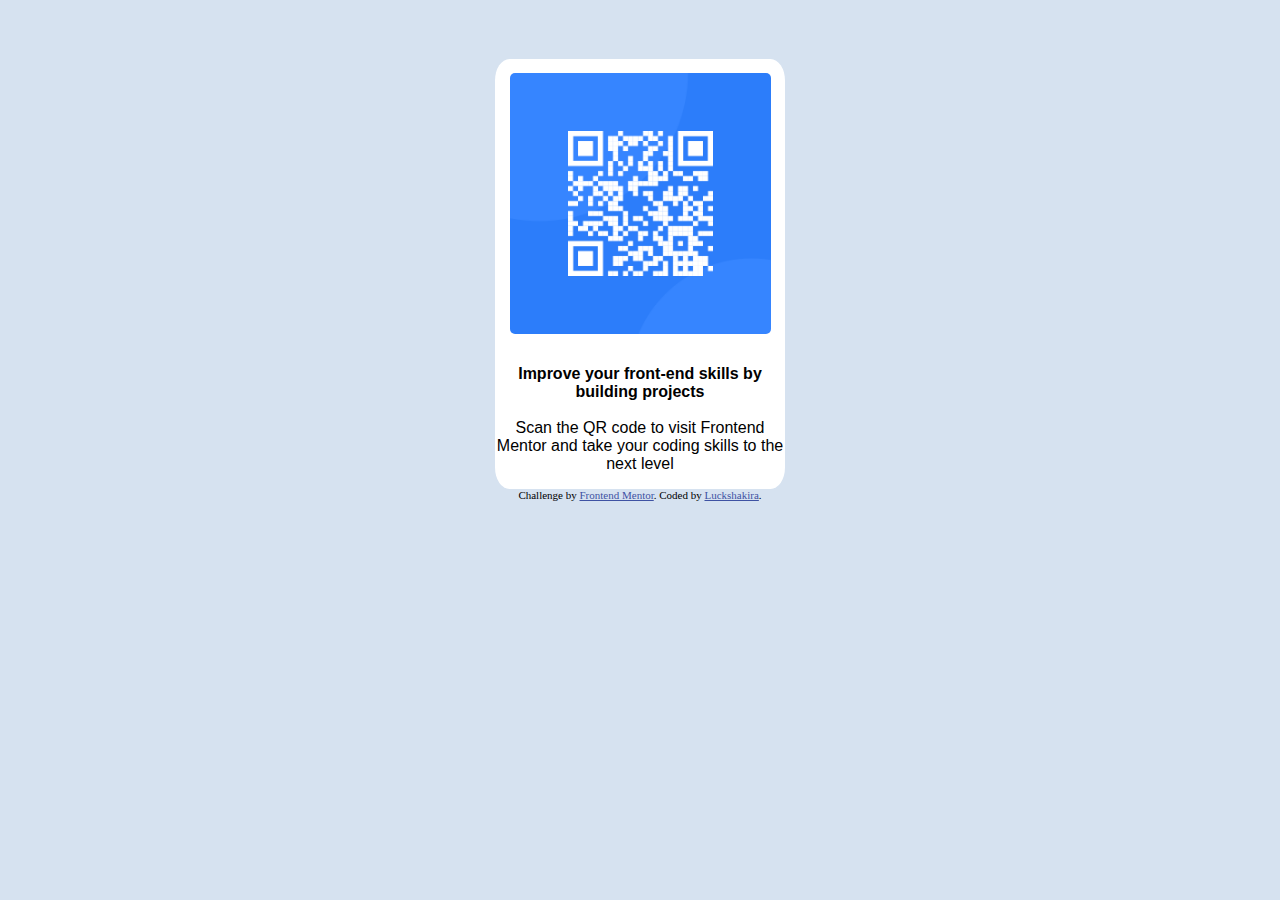
<file: assignment1/index.html>
<!DOCTYPE html>
<html lang="en">
<head>
  <meta charset="UTF-8">
  <meta name="viewport" content="width=device-width, initial-scale=1.0"> <!-- displays site properly based on user's device -->

  <link rel="icon" type="image/png" sizes="32x32" href="./images/favicon-32x32.png">
  
  <title>Frontend Mentor | QR code component</title>

  <!-- Feel free to remove these styles or customise in your own stylesheet 👍 -->
  <style>
    .attribution { font-size: 11px; text-align: center; }
    .attribution a { color: hsl(228, 45%, 44%); }
    .img{
      display:flex;
      margin-left: auto;
      margin-right: auto;
    }
  body{
    background-color: hsl(212, 45%, 89%);
    display: flex;
    flex-direction: column;
    justify-content: center;
    align-items: center;
  }
  .content p{
    text-align: center;
    font-family: 'Segoe UI', Tahoma, Geneva, Verdana, sans-serif;
    text-align: center;
    
  }
  .content{
  margin-top: 4%;
  background-color:hsl(0, 0%, 100%);
  border-radius: 5%;
  width:290px;
  display: flex;
  flex-direction: column;
  justify-content:center;
  

  }
  .content img{
    width: 90%;
    height: 60%;
    margin: 5%;
    border-radius:5px;
  }

  </style>
</head>
<body>
  <div class="content">
  <img class= "img" src="./images/image-qr-code.png" alt="QR code">

<p>
 <strong>Improve your front-end skills by building projects</strong>

 <br><br>Scan the QR code to visit Frontend Mentor and take your coding skills to the next level
</p>
</div>
  <div class="attribution">
    Challenge by <a href="https://www.frontendmentor.io?ref=challenge" target="_blank">Frontend Mentor</a>. 
    Coded by <a href="#">Luckshakira</a>.
  </div>

</body>
</html>
</file>
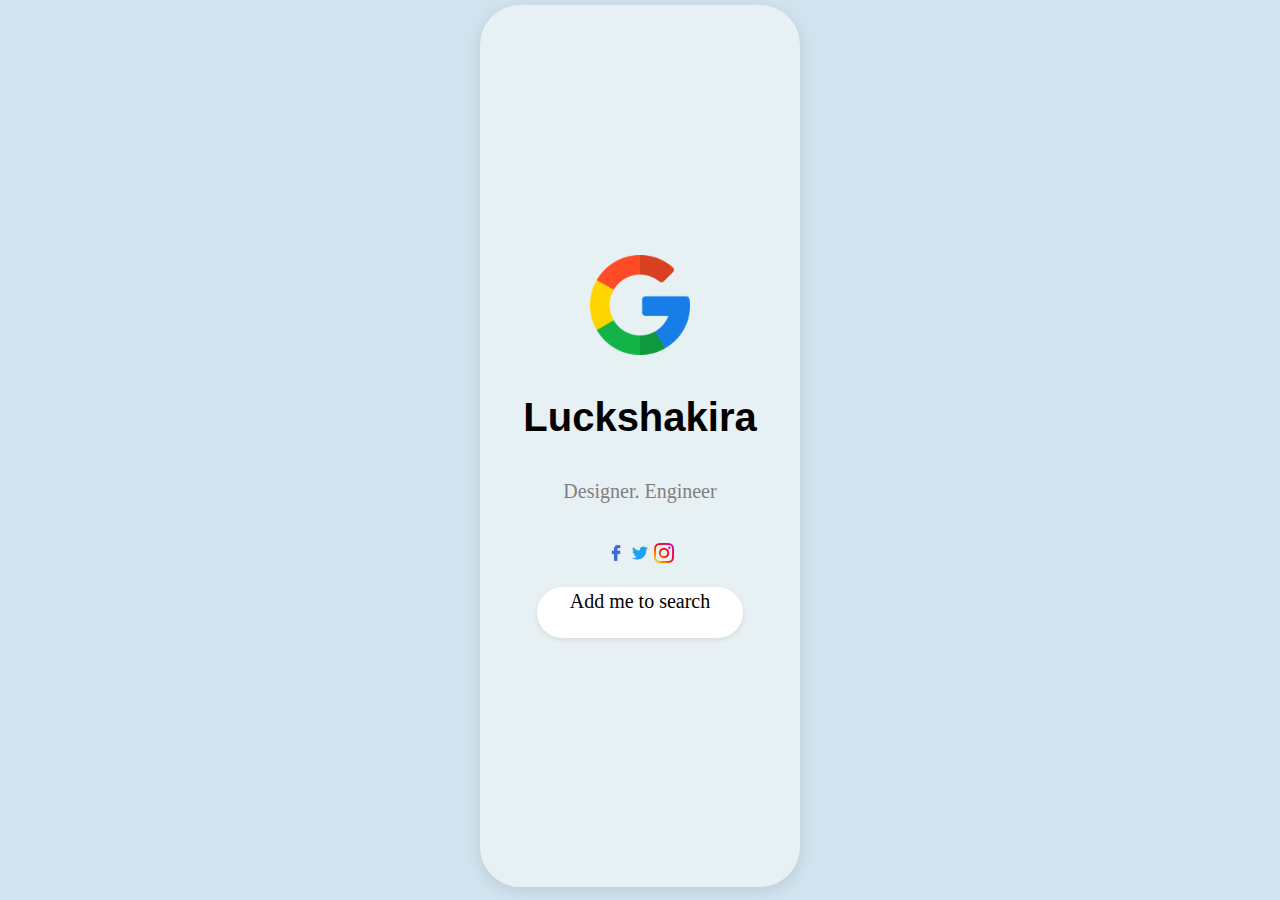
<file: assignment2/google.html>
<!DOCTYPE html>
<html lang="en">
<head>
    <meta charset="UTF-8">
    <meta name="viewport" content="width=device-width, initial-scale=1.0">
    <title>Ranesh Suthar</title>
    <link rel="stylesheet" href="google.css">
</head>
<body>
    <div class="content">
        <section class="googleimg">
            <img src="./images/google.png" alt="google icon" width="100px" height="100px">
        </section>
        
        <p class="name">Luckshakira</p>
        <p class="role">Designer. Engineer</p>
        
        <section class="links">
            <img src="./images/facebook.png" alt="facebook"  width="20px" height="20px" >
            <img src="./images/twitter.png" alt="twitter" width="20px" height="20px">
            <img src="./images/instagram.png" alt="instagram" width="20px" height="20px">    
        </section>
        <section class="input">
            <p class="addme">
                Add me to search
            </p>

        </section>
    </div>
    
</body>
</html>
</file>
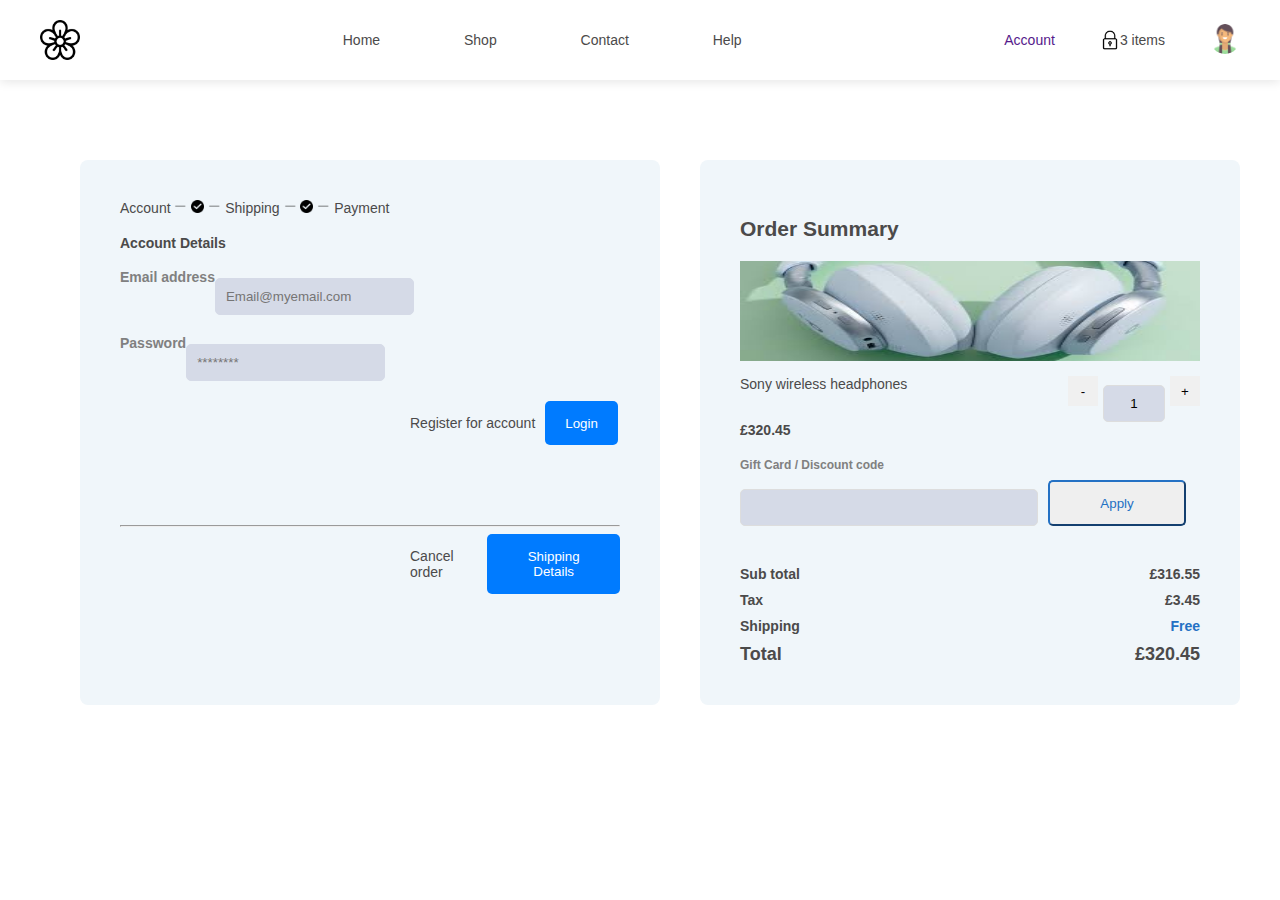
<file: assignment3/shop.html>
<!DOCTYPE html>
<html lang="en">
<head>
    <meta charset="UTF-8">
    <meta name="viewport" content="width=device-width, initial-scale=1.0">
    <title>shop</title>
    <link rel="stylesheet" href="shop.css">
</head>
<body>
    <nav>
        <div class="navlinks">
            <img src="./images/flower.png" alt="flower" height="40px" width="40px">
       
            <ul>
                <li>Home</li>
                <li>Shop</li>
                <li>Contact</li>
                <li>Help</li>
            </ul> 
            
        
        <div class="account">
            <a href="">Account</a>
            <div class="cart">
                <img src="./images/padlock.png" alt="padlock icon" width="20px" height="20px" >
                <span>3 items</span>
            </div> 
            <div class="profile">
                <img src="./images/girl.png" alt="Profile Image" width="30px" height="30px" >
            </div>
           
        </div>
    </nav>  
    <main>
        <div class="account-container">
            <div class="form">
                <section class="form-top">
                    <span>Account</span>
                    <img src="./images/remove.png"  width="13px" height="13px" >
                    <img src="./images/checked.png" width="13px" height="13px" >
                    <img src="./images/remove.png"  width="13px" height="13px" >
            
                    <span>Shipping</span>
                    <img src="./images/remove.png"  width="13px" height="13px" >
                    <img src="./images/checked.png"  width="13px" height="13px" >
                    <img src="./images/remove.png"  width="13px" height="13px" >
                    <span>Payment</span>
                </section>
                <h4>Account Details</h4>
                <form>
                
    
                    <div class="input">
                        <label for="email">Email address</label>
                        <input type="email" id="email" placeholder="Email@myemail.com">
                    </div>
                    <div class="input">
                        <label for="password">Password</label>
                        <input type="password" id="password" placeholder="********">
                    </div>
                    <div class="register">
                        <p class="register-account">Register for account</p>
                        <button type="submit" class="login">Login</button>
                    </div>
                    <hr>
                    <div class="register">
                        <p class="cancel-order">Cancel order</p>
                        <button type="shipping-details" class="login">Shipping Details</button>
                    </div>
                    </div>
                </form>

            </div>
        </div>
        <div class="order-summary">
            <h2>Order Summary</h2>
            <div class="product">
                <img src="./images/headphones.jpeg" alt="Sony wireless headphones" width="100%" height="100px">
                <div class="product-info">
                    <div class="productinfo">
                    <span>Sony wireless headphones</span>
                    
                    <div class="quantity">
                        <button type="button">-</button>
                        <input type="text" value="1">
                        <button type="button">+</button>
                    </div>
                    </div>
                    <span class="price">£320.45</span>
                </div>
            </div>
            <div class="discount">
                <label for="discount-code">Gift Card / Discount code</label>
                <div class="input">
                    <input type="text" id="discount-code">
                    <button type="button">Apply</button>
                </div>
                
            </div>
            <div class="summary-details">
                <div class="subtotal">
                    <span>Sub total</span>
                    <span>£316.55</span>
                </div>
                <div class="tax">
                    <span>Tax</span>
                    <span>£3.45</span>
                </div>
                <div class="shipping">
                    <span>Shipping</span>
                    <span class="free">Free</span>
                </div>
                <div class="total">
                    <span>Total</span>
                    <span>£320.45</span>
                </div>
            </div>
        </div>
    </div>
    
    </main>
    
    
    
</body>
</html>
</file>
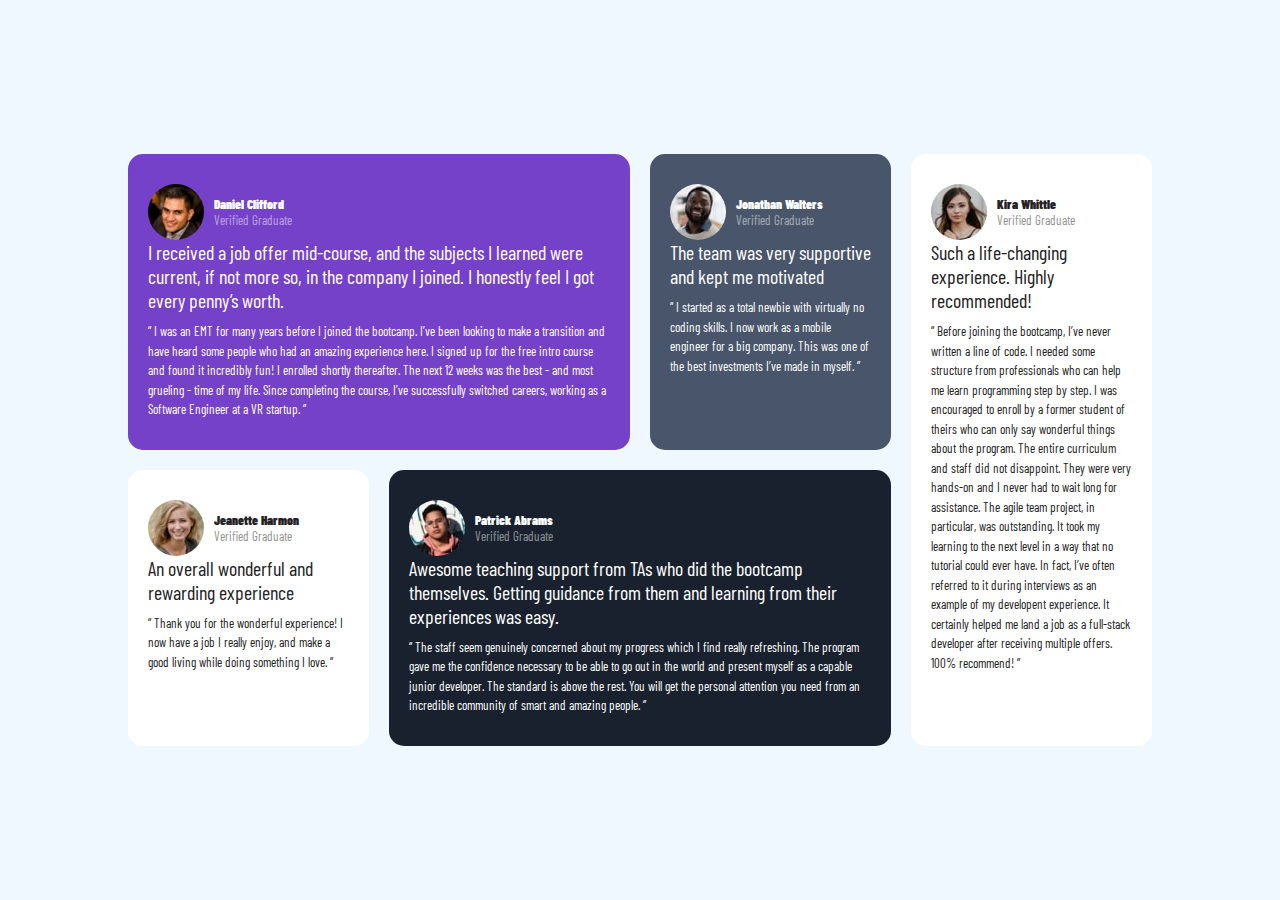
<file: assignment4/flex.html>
<!DOCTYPE html>
<html lang="en">
  <head>
    <meta charset="UTF-8" />
    <meta name="viewport" content="width=device-width, initial-scale=1.0" />
    <!-- displays site properly based on user's device -->

    <link
      rel="icon"
      type="image/png"
      sizes="32x32"
      href="./images/favicon-32x32.png"
    />

    <title>Flex</title>
    <link rel="stylesheet" href="flex.css">
  </head>
  <body>
    <main>
      <article class="card card1">
        <div class="card_head">
          <img src="./images/image-daniel.jpg" alt="Daniel Clifford" />
          <div class="card_user">
            <div class="name">Daniel Clifford</div> <!-- Separate div for name -->
            <p class="title">Verified Graduate</p> <!-- Separate p for title -->
          </div>
        </div>
        <div class="card_heading">
          I received a job offer mid-course, and the
          subjects I learned were current, if not more so, in the company I joined. I
          honestly feel I got every penny’s worth.
        </div>
        <div>
          <p class="card_detail">
            “ I was an EMT for many years
            before I joined the bootcamp. I’ve been looking to make a transition and
            have heard some people who had an amazing experience here. I signed up for
            the free intro course and found it incredibly fun! I enrolled shortly
            thereafter. The next 12 weeks was the best - and most grueling - time of my
            life. Since completing the course, I’ve successfully switched careers,
            working as a Software Engineer at a VR startup. ”
          </p>
        </div>
      </article>
      
      
      <article class="card card2">
        <div class="card_head">
          <img src="./images/image-jonathan.jpg" alt="Jonathan Walters" />
          <div class="card_user">
            <div class="name">Jonathan Walters</div>
              <p class="title">Verified Graduate</p>
            </div>
          </div>
          <div class="card_heading">The team was very supportive and kept me motivated </div>
          <div>
            <p class="card_detail">“ I started as a
              total newbie with virtually no coding skills. I now work as a mobile
              engineer for a big company. This was one of the best investments I’ve made
              in myself. ”</p>
          </div>
        </div>
      </article>
      
    
      <article class="card card3" id="white">
        <div class="card_head">
          <img src="./images/image-kira.jpg" alt="Kira Whittle " />
          <div class="card_user">
            <div class="name">Kira Whittle </div>
              <p class="title">Verified Graduate</p>
            </div>
          </div>
          <div class="card_heading">Such a life-changing experience. Highly
            recommended!</div>
          <div>
            <p class="card_detail">“ Before joining the bootcamp, I’ve never written a line of
              code. I needed some structure from professionals who can help me learn
              programming step by step. I was encouraged to enroll by a former student of
              theirs who can only say wonderful things about the program. The entire
              curriculum and staff did not disappoint. They were very hands-on and I never
              had to wait long for assistance. The agile team project, in particular, was
              outstanding. It took my learning to the next level in a way that no tutorial
              could ever have. In fact, I’ve often referred to it during interviews as an
              example of my developent experience. It certainly helped me land a job as a
              full-stack developer after receiving multiple offers. 100% recommend! ”</p>
          </div>
        </div>
      </article>
      <article class="card card4" >
        <div class="card_head">
          <img src="./images/image-jeanette.jpg" alt="Jeanette Harmon" />
          <div class="card_user">
            <div class="name">Jeanette Harmon</div>
              <p class="title"> Verified Graduate</p>
            </div>
          </div>
          <div class="card_heading">An overall wonderful and
            rewarding experience </div>
          <div>
            <p class="card_detail">“ Thank you for the wonderful experience! I now have a
              job I really enjoy, and make a good living while doing something I love. ”</p>
          </div>
        </div>
      </article>
      <article class="card card5">
        <div class="card_head">
          <img src="./images/image-patrick.jpg" alt="Patrick Abrams" />
          <div class="card_user">
            <div class="name">Patrick Abrams</div>
              <p class="title"> Verified Graduate</p>
            </div>
          </div>
          <div class="card_heading">Awesome teaching support from TAs who did
            the bootcamp themselves. Getting guidance from them and learning from their
            experiences was easy. </div>
          <div>
            <p class="card_detail">“ The staff seem genuinely concerned about my progress
              which I find really refreshing. The program gave me the confidence necessary
              to be able to go out in the world and present myself as a capable junior
              developer. The standard is above the rest. You will get the personal
              attention you need from an incredible community of smart and amazing people.
              ”</p>
          </div>
        </div>
      </article>
      
    </main>

        
  
    </div>
  </body>
</html>
</file>
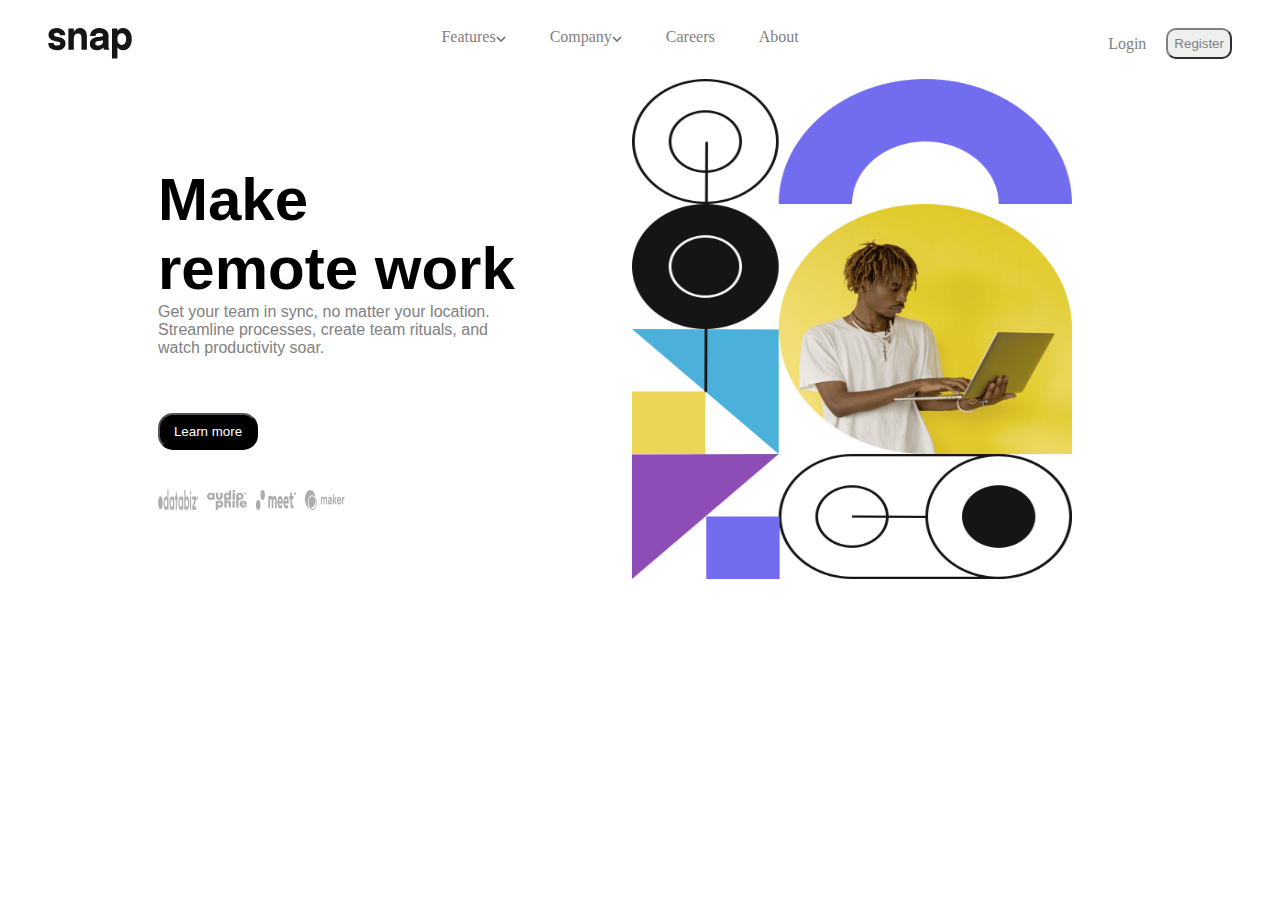
<file: assignment5/flexbox.html>
<!DOCTYPE html>
<html lang="en">
  <head>
    <meta charset="UTF-8" />
    <meta name="viewport" content="width=device-width, initial-scale=1.0" />
    <!-- displays site properly based on user's device -->

    <link
      rel="icon"
      type="image/png"
      sizes="32x32"
      href="./images/favicon-32x32.png"
    />

    <title>Frontend Mentor | Intro section with dropdown navigation</title>
    <link rel="stylesheet" href="flexbox.css" />
  </head>
  <body>
    <header>
      <nav>
        <img src="./images/logo.svg" alt="logo" />
        <ul>
          <div class="arrow-li">
            <li>
              Features<img src="./images/icon-arrow-down.svg" alt="logo" />
            </li>
            <li>
              Company<img src="./images/icon-arrow-down.svg" alt="logo" />
            </li>
          </div>

          <li>Careers</li>
          <li>About</li>
        </ul>
        <div class="account">
          <a href="">Login</a>
          <button type="button">Register</button>
        </div>
      </nav>
    </header>
    <main>
      <section class="left">
        <div class="purpose">
          <p>
            <span class="bold">Make<br>remote work </span> <br><span class="rest">Get your team in sync, no matter your location.<br>
              Streamline processes, create team rituals, and<br> watch productivity
              soar.</span>
          </p>
          <button>
            Learn more
          </button>
          <div class="images">
            <img src="./images/client-databiz.svg" alt="desktop image" width="40px">
            <img src="./images/client-audiophile.svg" alt="desktop image" width="40px">
            <img src="./images/client-meet.svg" alt="desktop image" width="40px">
            <img src="./images/client-maker.svg" alt="desktop image" width="40px">
    
          </div>
        </div>
        
  
        
      </section>
      <section>
        <div class="desktop">
          <img src="./images/image-hero-desktop.png" alt="desktop image" width="440px" height="500px">
        </div>
      </section>
     
    </main>

  
  </body>
</html>
</file>
<file: assignment2/google.css>
body{
    margin: auto;
    background-color: rgb(208, 227, 238);
    
}
.content{
    margin: auto;
    margin-top: 5px;
    display: flex;
    flex-direction: column;
    justify-content:  center; 
    align-items: center !important;
    border-color: rgb(93, 94, 95);
    border-radius:40px ;
    background:rgb(231, 240, 243);
    box-shadow: 0 4px 15px rgba(0, 0, 0, 0.1);
    height: 98vh;
    width: 25vw;
    
     
}
.googleimg{
   display: flex;
   justify-content: center; 
   align-items: center;

    
}
.links{
    flex-direction: row !important;
    justify-content: space-between;
    padding:20px;
    gap:40px !important;
}
.name{
    font-size: 40px; 
    font-weight: bold;
    font-family: 'Segoe UI', Tahoma, Geneva, Verdana, sans-serif;
}
.role{
    font-size: 20px;
    margin-top: 0;
    color: gray;
    
}
.addme{
    font-size: 20px;
    font-weight: 80px;
    justify-content: center;
    margin: auto;
    background-color: white;
    padding: 3px;
    width: 200px;
    height: 45px;
    text-align: center;
    border-radius: 150px;
    box-shadow: 0 2px 5px rgba(61, 59, 59, 0.1);
    transition: background-color 0.3s, transform 0.2s;

   
}
</file>
<file: assignment3/shop.css>
body{
    font-family: Arial, sans-serif;
    margin: 0;
    padding: 0;
    background-color:white;
    color: #4b4a4a;
    font-size: 14px; 
}
main {
    display: flex;
    justify-content: center;
    padding: 40px;

    & > *{
        flex: 1;
    }
}
.navlinks{
    display: flex;
    justify-content: space-between;
    align-items: center;
    padding: 20px 40px;
    border-bottom: #4b4a4a;
    box-shadow: 0px 2px 10px rgba(0, 0, 0, 0.1);
}
ul{
   list-style-type: none;
   margin: 0px;
   padding: 0px;
    
}
li{
    display: inline;
    justify-content: space-between;
    padding: 40px;
   
    
}

.account {
    display: flex;
    align-items: center;
    gap: 45px;
    
    
}
a{
    text-decoration: none;
}
.account .cart {
    display: flex;
    align-items: center;
       
}

.profile img{
    border-radius: 50%;
}
.account-container{
    display: flex;
    background-color:  rgb(240, 246, 250);
    border-radius: 8px;
    margin-top: 40px;
    margin-left: 40px;
    padding: 40px; 
    justify-content: center;
    
}


.form{
    
    width: 500px;
}

.input {
    margin-bottom: 20px;
    display: flex;
    flex-direction: column;
   
}

.input label {
    margin-bottom: 8px;
    font-weight: bold;
    color: grey;
    
}

.input{
    display: flex;
    flex-direction: column;

}


input {
    display: grid;
    margin-top: 9px;
    padding: 10px;
    background-color: rgb(213, 218, 231);
    border: 1px solid  rgb(213, 218, 231);
    border-radius: 5px;
}
.register {
    display: flex;
    gap: 10px;
    margin-left: 290px;
}

.register .login {
    background-color: #007bff;
    color: white;
    border: none;
    padding: 10px 20px;
    border-radius: 5px;
    cursor: pointer;
    
}
.cancel-order {
    display: flex;
    gap: 10px;
    width: 70px;
}

.cancel-order .shipping-details {
    background-color: #007bff;
    color: white;
    border: none;
    padding: 10px 20px;
    border-radius: 5px;
    cursor: pointer;
    
}
hr{
    color: rgb(175, 173, 173);
    
    align-items: center;
    justify-content: center;
    margin-top: 80px;
}
.order-summary{
    display: flex;
    flex-direction: column;
    background-color:  rgb(240, 246, 250);
    border-radius: 8px;
    margin-top: 40px;
    margin-left: 40px;
    padding: 40px; 
}
.order-actions {
    display: flex;
    justify-content: space-between;
    margin-top: 20px;
}

.order-actions button {
    border: none;
    padding: 10px 20px;
    border-radius: 5px;
    cursor: pointer;
}

.cancel {
    background-color: transparent;
    color: #ff4d4d;
    font-weight: bold;
}

.shipping .free {
    color: #2471c4;
    
}

.order-summary h2 {
    margin-bottom: 20px;
}

.product {
    display: flex;
    flex-direction: column;
    gap: 15px;
    margin-bottom: 20px;
}

.product-info {
    display: flex;
    flex-direction: column;
    justify-content: space-between;
}
.productinfo{
    display: flex;
    flex-direction: row;
    justify-content: space-between;
}

.product-info .price {
    font-weight: bold;
}

.quantity {
    display: flex;
    gap: 5px;
}

.quantity button {
    width: 30px;
    height: 30px;
    border: none;
    background-color: #f0f0f0;
    cursor: pointer;
}

.quantity input {
    width: 40px;
    text-align: center;
    border: 1px solid #ddd;
    border-radius: 5px;
}

.discount {
    margin-bottom: 20px;
}

.discount label {
    display: block;
    margin-bottom: 8px;
    font-weight: bold;
    color: grey;
    font-size: 12px;
}

.discount input {
    padding: 10px;
    border: 1px solid #ddd;
    border-radius: 5px;
    margin-right: 10px;
    width:60%;
}

.discount button {
    padding: 10px;
    border-color: #2471c4;
    color: #2471c4;
    border-radius: 5px;
    cursor: pointer;
    width: 30%;
}
.input{
    display: flex;
    flex-direction: row;
}
.summary-details {
    display: flex;
    flex-direction: column;
    gap: 10px;
}

.summary-details div {
    display: flex;
    justify-content: space-between;
    font-weight: bold;
}

.total {
    font-size: 18px;
}
</file>
<file: assignment4/flex.css>
@import url('https://fonts.googleapis.com/css2?family=Barlow+Condensed:ital,wght@0,100;0,200;0,300;0,400;0,500;0,600;0,700;0,800;0,900;1,100;1,200;1,300;1,400;1,500;1,600;1,700;1,800;1,900&display=swap');

*, *::before, *::after{
    padding: 0;
    margin: 0;
    box-sizing: border-box;
}
body{
    font-size: 13px;
    display: flex;
    justify-content: center;
    align-items: center;
    min-height: 100vh;
    background-color: aliceblue;
    font-family: 'Barlow Condensed', sans-serif;
    
}
main{
    display: grid;
 
    grid-template-columns:repeat(4, 1fr);
    grid-template-rows: 1fr,1fr,1fr;
    grid-gap:20px;
    padding-left: 8rem;
    padding-right: 8rem;
    width: 1440px;
    
}
.card{
    display: flex;
    flex-direction: column;
    padding: 30px 20px;
    background-color: rgb(123, 71, 206);
    border-radius: 15px;
    
}
.card_head{
 display: flex;
 align-items: center;
 color: white;

}
.card_head img{
    border-radius: 50%;
    margin-right: 10px;
}
 .card_user .name{
    font-weight: 900;
    font-weight: 15px; 
}
.title{
    opacity: 0.5;
}
.card_heading{
    color: #fff;
    margin-bottom: 10px;
    font-size: 20px;

}
.card_detail{
color: #fff;
line-height: 1.5;

}
.card1{
    grid-column: 1/3;
    grid-row:1/2;
    background-color: hsl(263, 55%, 52%);
}
.card2{
    grid-column: 3/4;
    background-color:  hsl(217, 19%, 35%);
}
.card3{
    grid-column: 4/5;
    grid-row: 1/3;

}
.card4{
    grid-column:1/2;
    grid-row:2/3 ;
    background-color: hsl(0, 0%, 100%);
    color: black;
}
.card5{
    grid-column: 2/4;
    background-color: hsl(219, 29%, 14%);
   
    
}
#white{
    
    background-color: #fff !important;
}
 .card3 .card_heading,
 .card3 .card_head,
 .card3 .card_detail,
 .card4 .card_heading,
 .card4 .card_head,
 .card4 .card_detail{
    color:#222 ;
 }
 img{
    
    
 }
</file>
<file: assignment5/flexbox.css>
nav{
    display: flex;
    justify-content: space-between;
    
    padding: 20px 40px;
    
}
main {
    display: flex;
    justify-content: space-between;
    font-family: 'Segoe UI', Tahoma, Geneva, Verdana, sans-serif;

    
}
ul{
    list-style-type: none;
    margin: 0px;
    padding: 0px;
     
 }
 li{
     display: inline;
     justify-content: space-between;
     padding: 20px;
     color: grey;
     font-weight:20px ;  
 }
 .arrow-li{
    display: inline;
     padding: 0px !important;
     color: grey;
     font-weight:20px ; 
 }
 .account{
    display: flex;
    align-items: center;
     color: grey;
     gap: 20px;
     font-weight:20px; 
 }
 .account a{
    text-decoration: none;
    color: grey;
    font-weight:20px ; 
 }
 .account button{
   
    color: grey;
    border-color: grey;
    padding:6px ;
    border-radius:10px ;
 }
 .purpose{
    display: flex;
    flex-direction: column;
    justify-content: center;
    padding-top: 70px;
    padding-left: 150px;
    
    & > *{
        flex: 1;
    }
 }
 .rest{
    color: grey;
 }
 .bold{
    font-size: 60px;
    font-weight: 700;
    
 }
 .purpose button{

    padding:9px;
    background-color:black;
    color: white;
    border-radius: 15px;
    width: 100px;
    margin-top: 40px;
   
 }
 .desktop {
   padding-right: 200px;

    
 }
 .images{
    display: flex;
    flex-direction: row;
    margin-top: 40px;
    gap:9px;
 }
</file>
